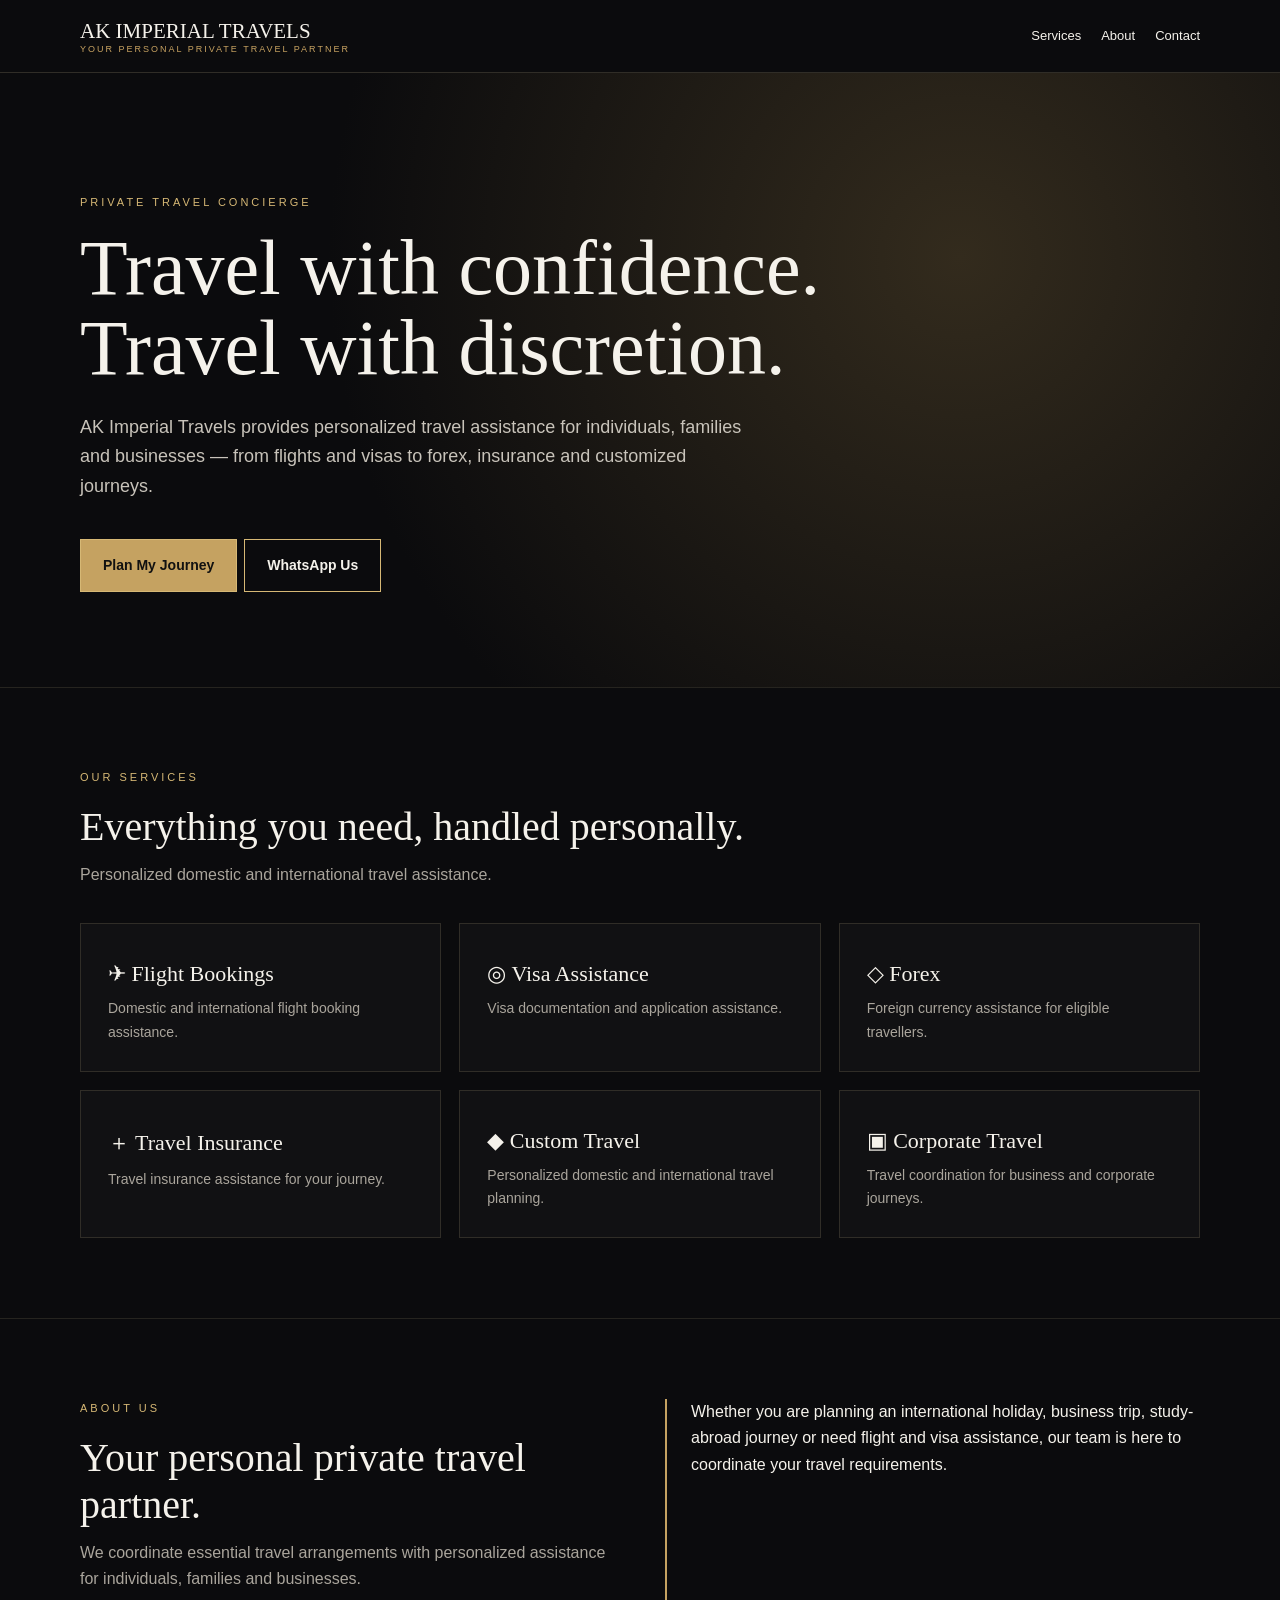
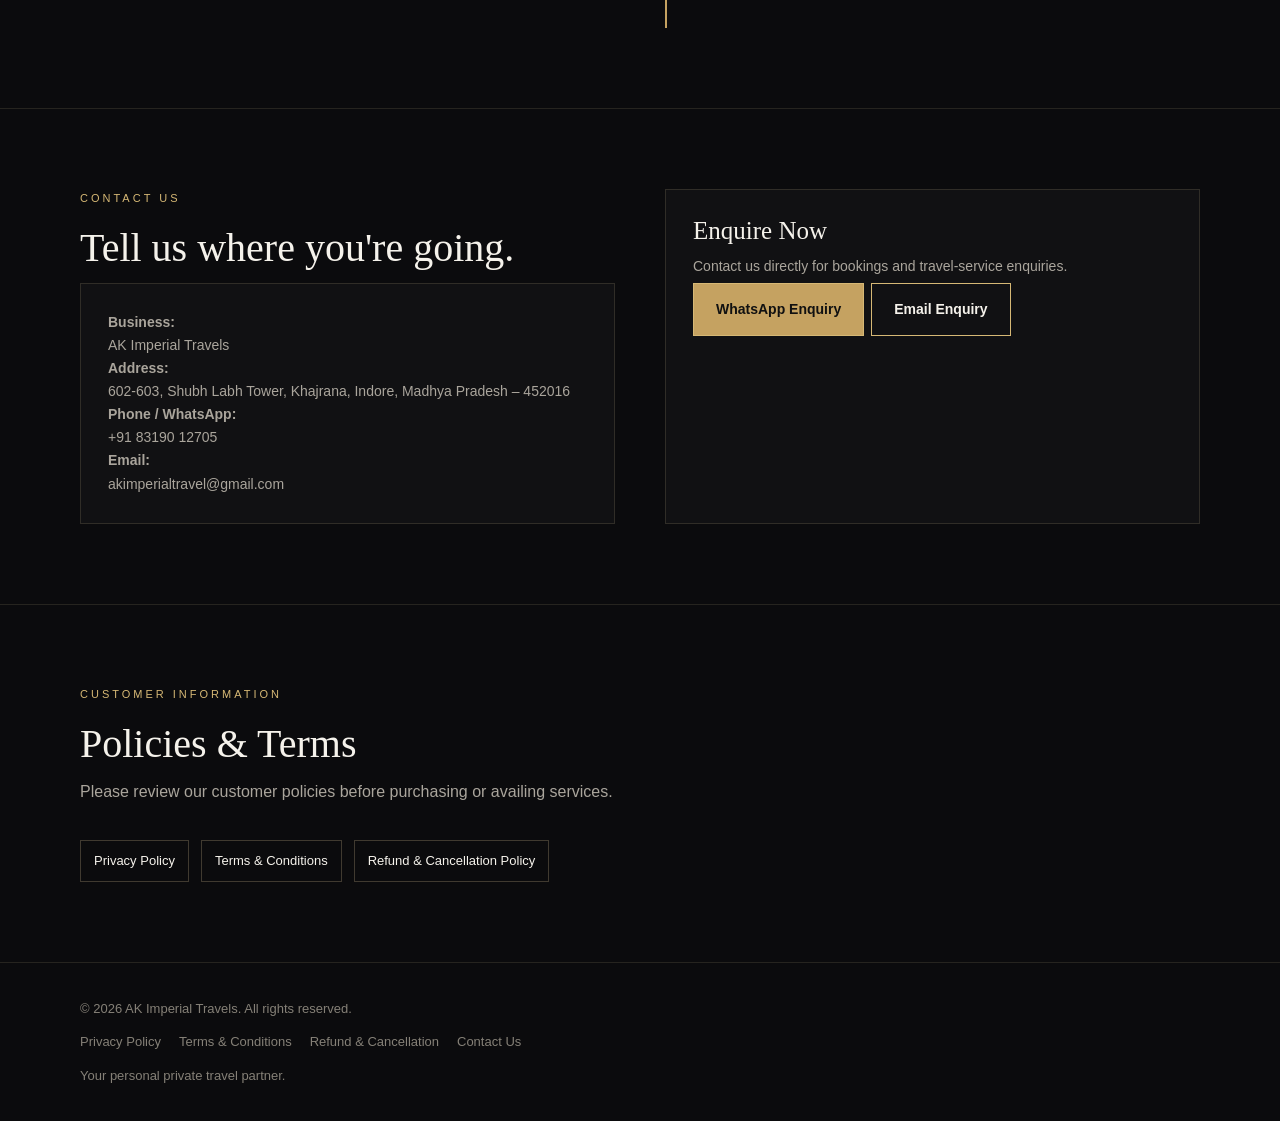
<file: index.html>
<!doctype html><html><head><meta charset="utf-8"><meta name="viewport" content="width=device-width,initial-scale=1"><title>Your Personal Private Travel Partner | AK Imperial Travels</title><link rel="stylesheet" href="style.css"></head><body><nav><div class="container navin"><a class="logo" href="index.html">AK IMPERIAL TRAVELS<span>YOUR PERSONAL PRIVATE TRAVEL PARTNER</span></a><div class="navlinks"><a href="index.html#services">Services</a><a href="index.html#about">About</a><a href="index.html#contact">Contact</a></div></div></nav><header class="hero"><div class="container"><div class="eyebrow">Private Travel Concierge</div><h1>Travel with confidence.<br>Travel with discretion.</h1><p>AK Imperial Travels provides personalized travel assistance for individuals, families and businesses — from flights and visas to forex, insurance and customized journeys.</p><a class="btn primary" href="#contact">Plan My Journey</a><a class="btn" href="https://wa.me/918319012705">WhatsApp Us</a></div></header>
<section id="services"><div class="container"><div class="eyebrow">Our Services</div><h2 class="section-title">Everything you need, handled personally.</h2><p class="section-sub">Personalized domestic and international travel assistance.</p><div class="grid"><div class="card"><h3>✈ Flight Bookings</h3><p>Domestic and international flight booking assistance.</p></div><div class="card"><h3>◎ Visa Assistance</h3><p>Visa documentation and application assistance.</p></div><div class="card"><h3>◇ Forex</h3><p>Foreign currency assistance for eligible travellers.</p></div><div class="card"><h3>＋ Travel Insurance</h3><p>Travel insurance assistance for your journey.</p></div><div class="card"><h3>◆ Custom Travel</h3><p>Personalized domestic and international travel planning.</p></div><div class="card"><h3>▣ Corporate Travel</h3><p>Travel coordination for business and corporate journeys.</p></div></div></div></section>
<section id="about"><div class="container about"><div><div class="eyebrow">About Us</div><h2 class="section-title">Your personal private travel partner.</h2><p class="section-sub">We coordinate essential travel arrangements with personalized assistance for individuals, families and businesses.</p></div><div class="highlight">Whether you are planning an international holiday, business trip, study-abroad journey or need flight and visa assistance, our team is here to coordinate your travel requirements.</div></div></section>
<section id="contact"><div class="container contact"><div><div class="eyebrow">Contact Us</div><h2 class="section-title">Tell us where you're going.</h2><div class="contactbox"><p><b>Business:</b><br>AK Imperial Travels</p><p><b>Address:</b><br>602-603, Shubh Labh Tower, Khajrana, Indore, Madhya Pradesh – 452016</p><p><b>Phone / WhatsApp:</b><br><a href="tel:918319012705">+91 83190 12705</a></p><p><b>Email:</b><br><a href="mailto:akimperialtravel@gmail.com">akimperialtravel@gmail.com</a></p></div></div><div class="contactbox"><h2 style="font:25px Georgia;margin-bottom:10px">Enquire Now</h2><p>Contact us directly for bookings and travel-service enquiries.</p><a class="btn primary" href="https://wa.me/918319012705">WhatsApp Enquiry</a><a class="btn" href="mailto:akimperialtravel@gmail.com?subject=Travel%20Enquiry">Email Enquiry</a></div></div></section>
<section><div class="container"><div class="eyebrow">Customer Information</div><h2 class="section-title">Policies & Terms</h2><p class="section-sub">Please review our customer policies before purchasing or availing services.</p><div class="links"><a href="privacy-policy.html">Privacy Policy</a><a href="terms.html">Terms & Conditions</a><a href="refund-cancellation.html">Refund & Cancellation Policy</a></div></div></section><footer><div class="container">© 2026 AK Imperial Travels. All rights reserved.<div class="footerlinks"><a href="privacy-policy.html">Privacy Policy</a><a href="terms.html">Terms & Conditions</a><a href="refund-cancellation.html">Refund & Cancellation</a><a href="index.html#contact">Contact Us</a></div>Your personal private travel partner.</div></footer></body></html>
</file>
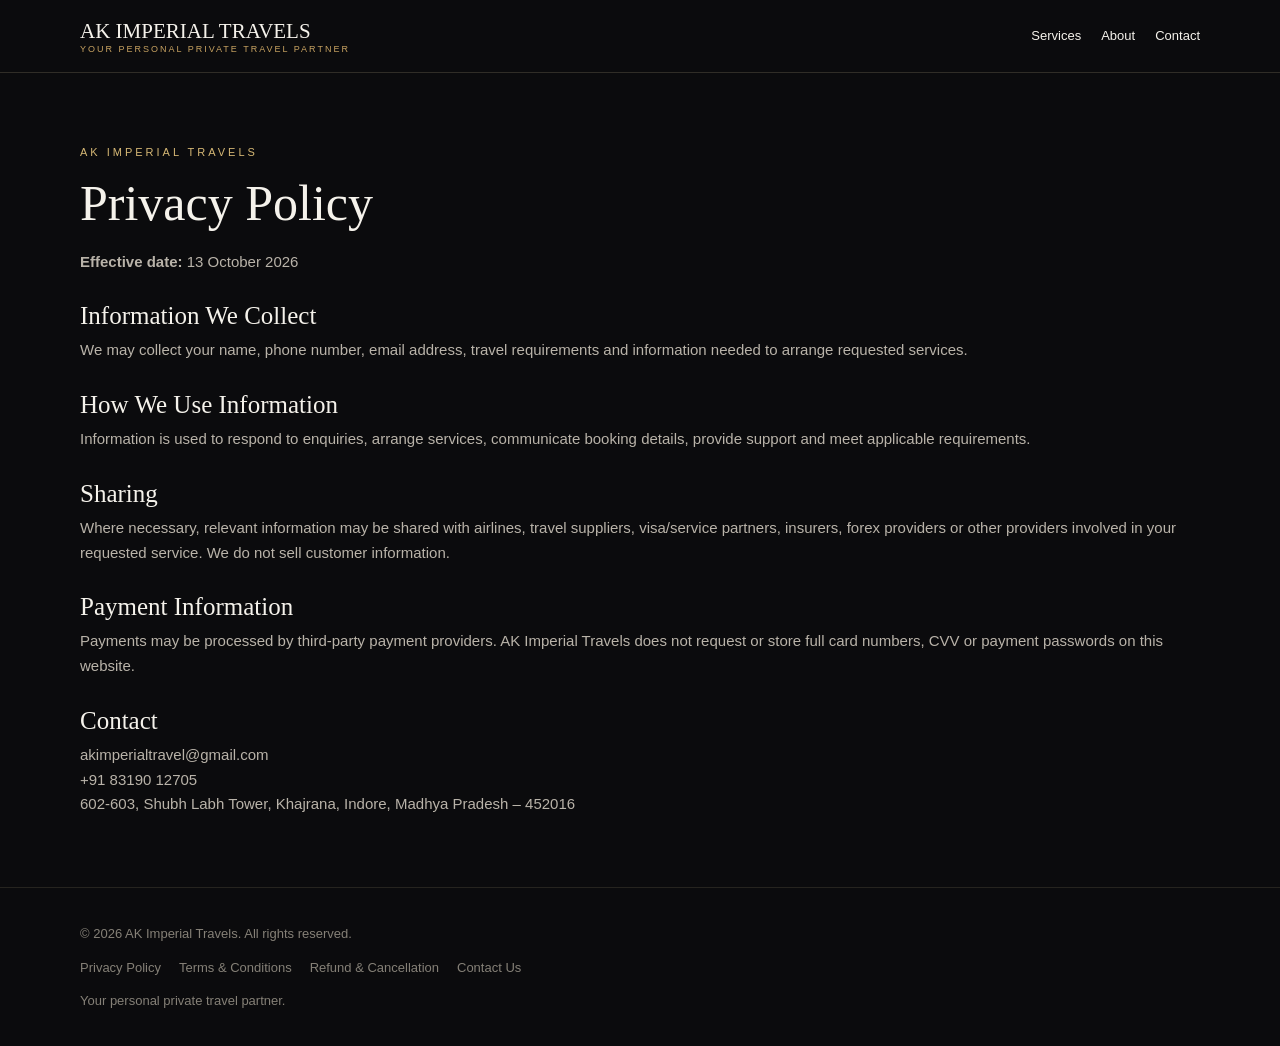
<file: privacy-policy.html>
<!doctype html><html><head><meta charset="utf-8"><meta name="viewport" content="width=device-width,initial-scale=1"><title>Privacy Policy | AK Imperial Travels</title><link rel="stylesheet" href="style.css"></head><body><nav><div class="container navin"><a class="logo" href="index.html">AK IMPERIAL TRAVELS<span>YOUR PERSONAL PRIVATE TRAVEL PARTNER</span></a><div class="navlinks"><a href="index.html#services">Services</a><a href="index.html#about">About</a><a href="index.html#contact">Contact</a></div></div></nav><main class="policy"><div class="container"><div class="eyebrow">AK Imperial Travels</div><h1>Privacy Policy</h1><p><b>Effective date:</b> 13 October 2026</p><h2>Information We Collect</h2><p>We may collect your name, phone number, email address, travel requirements and information needed to arrange requested services.</p><h2>How We Use Information</h2><p>Information is used to respond to enquiries, arrange services, communicate booking details, provide support and meet applicable requirements.</p><h2>Sharing</h2><p>Where necessary, relevant information may be shared with airlines, travel suppliers, visa/service partners, insurers, forex providers or other providers involved in your requested service. We do not sell customer information.</p><h2>Payment Information</h2><p>Payments may be processed by third-party payment providers. AK Imperial Travels does not request or store full card numbers, CVV or payment passwords on this website.</p><h2>Contact</h2><p>akimperialtravel@gmail.com<br>+91 83190 12705<br>602-603, Shubh Labh Tower, Khajrana, Indore, Madhya Pradesh – 452016</p></div></main><footer><div class="container">© 2026 AK Imperial Travels. All rights reserved.<div class="footerlinks"><a href="privacy-policy.html">Privacy Policy</a><a href="terms.html">Terms & Conditions</a><a href="refund-cancellation.html">Refund & Cancellation</a><a href="index.html#contact">Contact Us</a></div>Your personal private travel partner.</div></footer></body></html>
</file>
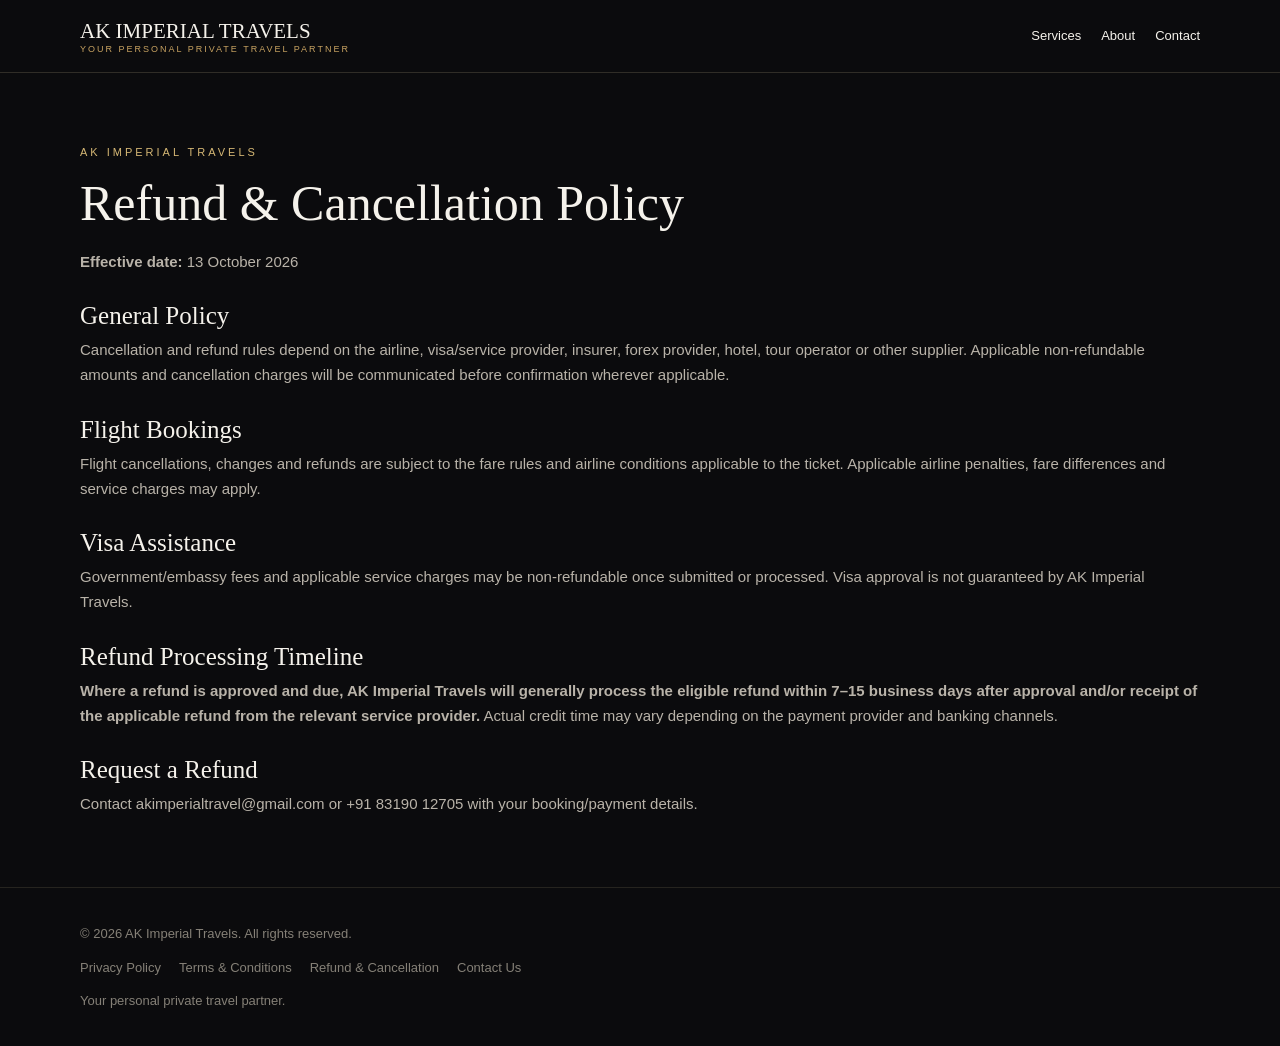
<file: refund-cancellation.html>
<!doctype html><html><head><meta charset="utf-8"><meta name="viewport" content="width=device-width,initial-scale=1"><title>Refund & Cancellation Policy | AK Imperial Travels</title><link rel="stylesheet" href="style.css"></head><body><nav><div class="container navin"><a class="logo" href="index.html">AK IMPERIAL TRAVELS<span>YOUR PERSONAL PRIVATE TRAVEL PARTNER</span></a><div class="navlinks"><a href="index.html#services">Services</a><a href="index.html#about">About</a><a href="index.html#contact">Contact</a></div></div></nav><main class="policy"><div class="container"><div class="eyebrow">AK Imperial Travels</div><h1>Refund & Cancellation Policy</h1><p><b>Effective date:</b> 13 October 2026</p><h2>General Policy</h2><p>Cancellation and refund rules depend on the airline, visa/service provider, insurer, forex provider, hotel, tour operator or other supplier. Applicable non-refundable amounts and cancellation charges will be communicated before confirmation wherever applicable.</p><h2>Flight Bookings</h2><p>Flight cancellations, changes and refunds are subject to the fare rules and airline conditions applicable to the ticket. Applicable airline penalties, fare differences and service charges may apply.</p><h2>Visa Assistance</h2><p>Government/embassy fees and applicable service charges may be non-refundable once submitted or processed. Visa approval is not guaranteed by AK Imperial Travels.</p><h2>Refund Processing Timeline</h2><p><b>Where a refund is approved and due, AK Imperial Travels will generally process the eligible refund within 7–15 business days after approval and/or receipt of the applicable refund from the relevant service provider.</b> Actual credit time may vary depending on the payment provider and banking channels.</p><h2>Request a Refund</h2><p>Contact akimperialtravel@gmail.com or +91 83190 12705 with your booking/payment details.</p></div></main><footer><div class="container">© 2026 AK Imperial Travels. All rights reserved.<div class="footerlinks"><a href="privacy-policy.html">Privacy Policy</a><a href="terms.html">Terms & Conditions</a><a href="refund-cancellation.html">Refund & Cancellation</a><a href="index.html#contact">Contact Us</a></div>Your personal private travel partner.</div></footer></body></html>
</file>
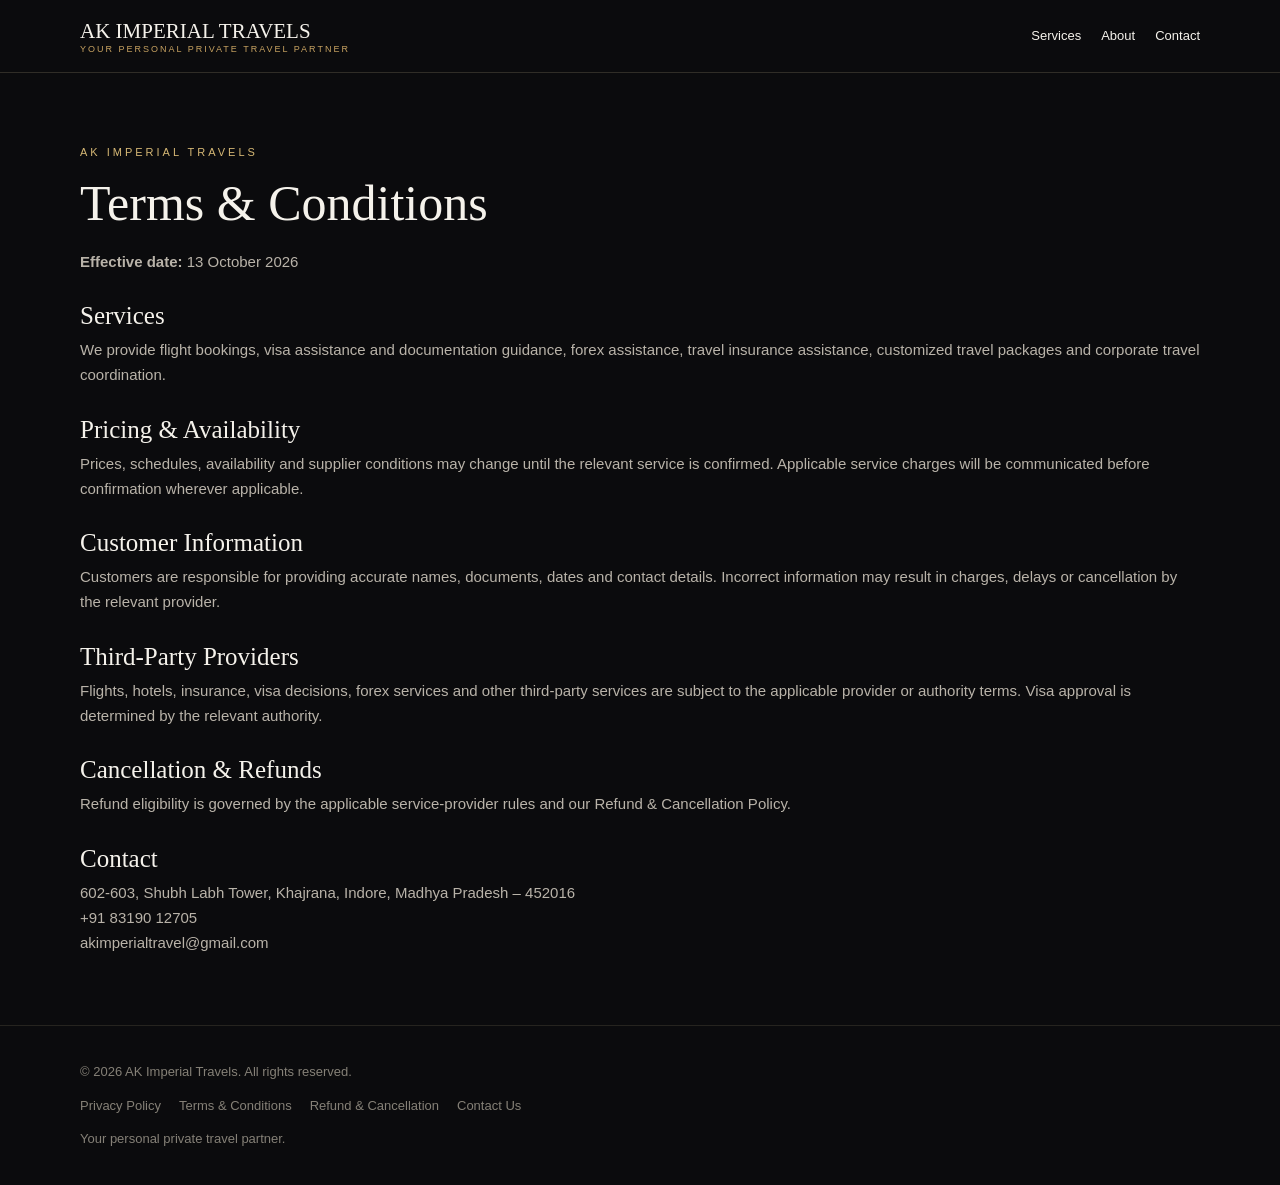
<file: terms.html>
<!doctype html><html><head><meta charset="utf-8"><meta name="viewport" content="width=device-width,initial-scale=1"><title>Terms & Conditions | AK Imperial Travels</title><link rel="stylesheet" href="style.css"></head><body><nav><div class="container navin"><a class="logo" href="index.html">AK IMPERIAL TRAVELS<span>YOUR PERSONAL PRIVATE TRAVEL PARTNER</span></a><div class="navlinks"><a href="index.html#services">Services</a><a href="index.html#about">About</a><a href="index.html#contact">Contact</a></div></div></nav><main class="policy"><div class="container"><div class="eyebrow">AK Imperial Travels</div><h1>Terms & Conditions</h1><p><b>Effective date:</b> 13 October 2026</p><h2>Services</h2><p>We provide flight bookings, visa assistance and documentation guidance, forex assistance, travel insurance assistance, customized travel packages and corporate travel coordination.</p><h2>Pricing & Availability</h2><p>Prices, schedules, availability and supplier conditions may change until the relevant service is confirmed. Applicable service charges will be communicated before confirmation wherever applicable.</p><h2>Customer Information</h2><p>Customers are responsible for providing accurate names, documents, dates and contact details. Incorrect information may result in charges, delays or cancellation by the relevant provider.</p><h2>Third-Party Providers</h2><p>Flights, hotels, insurance, visa decisions, forex services and other third-party services are subject to the applicable provider or authority terms. Visa approval is determined by the relevant authority.</p><h2>Cancellation & Refunds</h2><p>Refund eligibility is governed by the applicable service-provider rules and our Refund & Cancellation Policy.</p><h2>Contact</h2><p>602-603, Shubh Labh Tower, Khajrana, Indore, Madhya Pradesh – 452016<br>+91 83190 12705<br>akimperialtravel@gmail.com</p></div></main><footer><div class="container">© 2026 AK Imperial Travels. All rights reserved.<div class="footerlinks"><a href="privacy-policy.html">Privacy Policy</a><a href="terms.html">Terms & Conditions</a><a href="refund-cancellation.html">Refund & Cancellation</a><a href="index.html#contact">Contact Us</a></div>Your personal private travel partner.</div></footer></body></html>
</file>
<file: style.css>
*{box-sizing:border-box;margin:0;padding:0}body{font-family:Arial,sans-serif;background:#0b0b0d;color:#f5f2eb;line-height:1.65}a{color:inherit;text-decoration:none}.container{width:min(1120px,92%);margin:auto}nav{background:#0b0b0d;border-bottom:1px solid #302d27}.navin{min-height:72px;display:flex;justify-content:space-between;align-items:center}.logo{font:21px Georgia}.logo span{display:block;font:9px Arial;letter-spacing:2px;color:#c7a261}.navlinks{display:flex;gap:20px;font-size:13px}.hero{padding:120px 0 90px;background:radial-gradient(circle at 75% 30%,#332b1d,#0b0b0d 60%)}.eyebrow{color:#d6b875;letter-spacing:3px;text-transform:uppercase;font-size:11px;margin-bottom:17px}h1{font:500 clamp(44px,7vw,78px)/1.03 Georgia}.hero p{max-width:680px;color:#c8c3ba;font-size:18px;margin:24px 0 32px}.btn{display:inline-block;padding:14px 22px;border:1px solid #d6b875;margin:5px 7px 5px 0;font-weight:bold;font-size:14px}.primary{background:#c5a261;color:#111}section{padding:80px 0;border-top:1px solid #26241f}.section-title{font:40px Georgia;margin-bottom:12px}.section-sub{color:#aaa59c;max-width:700px;margin-bottom:35px}.grid{display:grid;grid-template-columns:repeat(3,1fr);gap:18px}.card,.contactbox{border:1px solid #302d27;padding:27px;background:#111113}.card h3{font:22px Georgia;margin:10px 0}.card p,.contactbox p{color:#aaa59c;font-size:14px}.about,.contact{display:grid;grid-template-columns:1fr 1fr;gap:50px}.highlight{border-left:2px solid #c5a261;padding-left:24px}.policy{padding:70px 0;min-height:75vh}.policy h1{font-size:50px;margin-bottom:20px}.policy h2{font:25px Georgia;margin:28px 0 8px}.policy p{color:#b9b3a9;font-size:15px}.links{display:flex;gap:12px;flex-wrap:wrap;margin-top:20px}.links a{border:1px solid #403a30;padding:9px 13px;font-size:13px}footer{padding:35px 0;border-top:1px solid #26241f;color:#858077;font-size:13px}.footerlinks{display:flex;gap:18px;flex-wrap:wrap;margin:12px 0}@media(max-width:760px){.navlinks{display:none}.grid,.about,.contact{grid-template-columns:1fr}.section-title{font-size:33px}}
</file>
